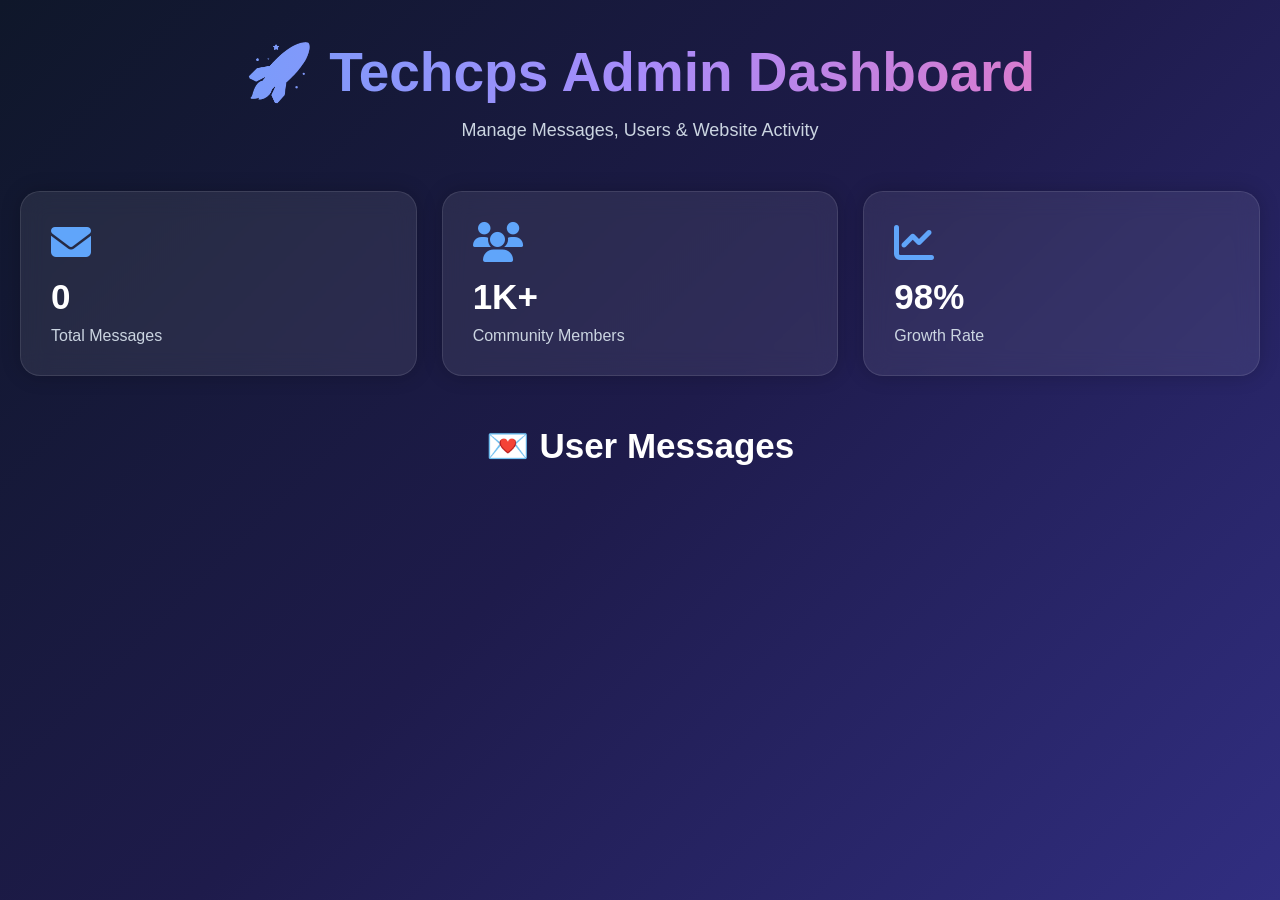
<file: admin.html>
<!doctype html>
<html lang="en">
  <head>
    <meta charset="UTF-8" />

    <meta name="viewport" content="width=device-width, initial-scale=1.0" />

    <title>Techcps Admin Panel</title>

    <link
      rel="stylesheet"
      href="https://cdnjs.cloudflare.com/ajax/libs/font-awesome/6.5.1/css/all.min.css"
    />
    <link rel="stylesheet" href="admin.css" />
    <script src="admin.js" defer></script>
  </head>

  <body>
    <!-- Background Animation -->

    <div class="bg-animation">
      <span></span>
      <span></span>
      <span></span>
      <span></span>
      <span></span>
    </div>

    <!-- Header -->

    <div class="header">
      <h1>🚀 Techcps Admin Dashboard</h1>

      <p>Manage Messages, Users & Website Activity</p>
    </div>

    <!-- Stats -->

    <div class="stats-container">
      <div class="stat-box">
        <i class="fa-solid fa-envelope"></i>

        <h2 id="totalMessages">0</h2>

        <p>Total Messages</p>
      </div>

      <div class="stat-box">
        <i class="fa-solid fa-users"></i>

        <h2>1K+</h2>

        <p>Community Members</p>
      </div>

      <div class="stat-box">
        <i class="fa-solid fa-chart-line"></i>

        <h2>98%</h2>

        <p>Growth Rate</p>
      </div>
    </div>

    <!-- Messages -->

    <h2 class="messages-title">💌 User Messages</h2>

    <div class="messages-container" id="messagesContainer"></div>
  </body>
</html>
</file>
<file: admin.css>
* {
  margin: 0;
  padding: 0;
  box-sizing: border-box;
  font-family: Arial, sans-serif;
}

body {
  min-height: 100vh;
  background: linear-gradient(135deg, #0f172a, #1e1b4b, #312e81);

  overflow-x: hidden;
  color: white;
  padding: 40px 20px;
}

/* Animated Background */

.bg-animation {
  position: fixed;
  width: 100%;
  height: 100%;
  top: 0;
  left: 0;
  overflow: hidden;
  z-index: -1;
}

.bg-animation span {
  position: absolute;
  display: block;
  width: 25px;
  height: 25px;
  background: rgba(255, 255, 255, 0.08);
  animation: animate 25s linear infinite;
  bottom: -150px;
  border-radius: 50%;
  backdrop-filter: blur(5px);
}

.bg-animation span:nth-child(1) {
  left: 10%;
  width: 60px;
  height: 60px;
  animation-duration: 18s;
}

.bg-animation span:nth-child(2) {
  left: 30%;
  width: 20px;
  height: 20px;
  animation-duration: 12s;
}

.bg-animation span:nth-child(3) {
  left: 50%;
  width: 80px;
  height: 80px;
  animation-duration: 22s;
}

.bg-animation span:nth-child(4) {
  left: 70%;
  width: 35px;
  height: 35px;
  animation-duration: 15s;
}

.bg-animation span:nth-child(5) {
  left: 90%;
  width: 50px;
  height: 50px;
  animation-duration: 20s;
}

@keyframes animate {
  0% {
    transform: translateY(0) rotate(0deg);
    opacity: 0;
  }

  50% {
    opacity: 1;
  }

  100% {
    transform: translateY(-1000px) rotate(720deg);
    opacity: 0;
  }
}

/* Header */

.header {
  text-align: center;
  margin-bottom: 50px;
  animation: fadeDown 1s ease;
}

.header h1 {
  font-size: 55px;
  background: linear-gradient(to right, #60a5fa, #a78bfa, #f472b6);

  -webkit-background-clip: text;
  background-clip: text;
  -webkit-text-fill-color: transparent;
  margin-bottom: 15px;
}

.header p {
  color: #cbd5e1;
  font-size: 18px;
}

@keyframes fadeDown {
  from {
    opacity: 0;
    transform: translateY(-40px);
  }

  to {
    opacity: 1;
    transform: translateY(0);
  }
}

/* Dashboard Stats */

.stats-container {
  display: grid;
  grid-template-columns: repeat(auto-fit, minmax(250px, 1fr));

  gap: 25px;
  margin-bottom: 50px;
}

.stat-box {
  background: rgba(255, 255, 255, 0.08);
  border: 1px solid rgba(255, 255, 255, 0.1);
  backdrop-filter: blur(12px);
  padding: 30px;
  border-radius: 20px;
  transition: 0.4s;
  box-shadow: 0 0 20px rgba(0, 0, 0, 0.2);
}

.stat-box:hover {
  transform: translateY(-10px) scale(1.03);
}

.stat-box i {
  font-size: 40px;
  margin-bottom: 15px;
  color: #60a5fa;
}

.stat-box h2 {
  font-size: 35px;
  margin-bottom: 10px;
}

.stat-box p {
  color: #cbd5e1;
}

/* Message Cards */

.messages-title {
  margin-bottom: 25px;
  font-size: 35px;
  text-align: center;
}

.messages-container {
  display: grid;
  grid-template-columns: repeat(auto-fit, minmax(320px, 1fr));

  gap: 30px;
}

.message-card {
  background: rgba(255, 255, 255, 0.08);
  border: 1px solid rgba(255, 255, 255, 0.12);
  backdrop-filter: blur(14px);
  padding: 25px;
  border-radius: 20px;
  transition: 0.4s;
  animation: fadeUp 1s ease;
  position: relative;
  overflow: hidden;
}

.message-card::before {
  content: "";
  position: absolute;
  width: 120px;
  height: 120px;
  background: rgba(255, 255, 255, 0.05);
  border-radius: 50%;
  top: -40px;
  right: -40px;
}

.message-card:hover {
  transform: translateY(-10px);
  box-shadow: 0 0 25px rgba(99, 102, 241, 0.4);
}

.message-card h3 {
  color: #60a5fa;
  margin-bottom: 10px;
  font-size: 24px;
}

.message-card p {
  margin: 8px 0;
  color: #e2e8f0;
  line-height: 1.6;
}

.message-card .email {
  color: #f472b6;
  font-size: 15px;
}

@keyframes fadeUp {
  from {
    opacity: 0;
    transform: translateY(40px);
  }

  to {
    opacity: 1;
    transform: translateY(0);
  }
}

/* Responsive */

@media (max-width: 768px) {
  .header h1 {
    font-size: 38px;
  }

  .messages-title {
    font-size: 28px;
  }
}
</file>
